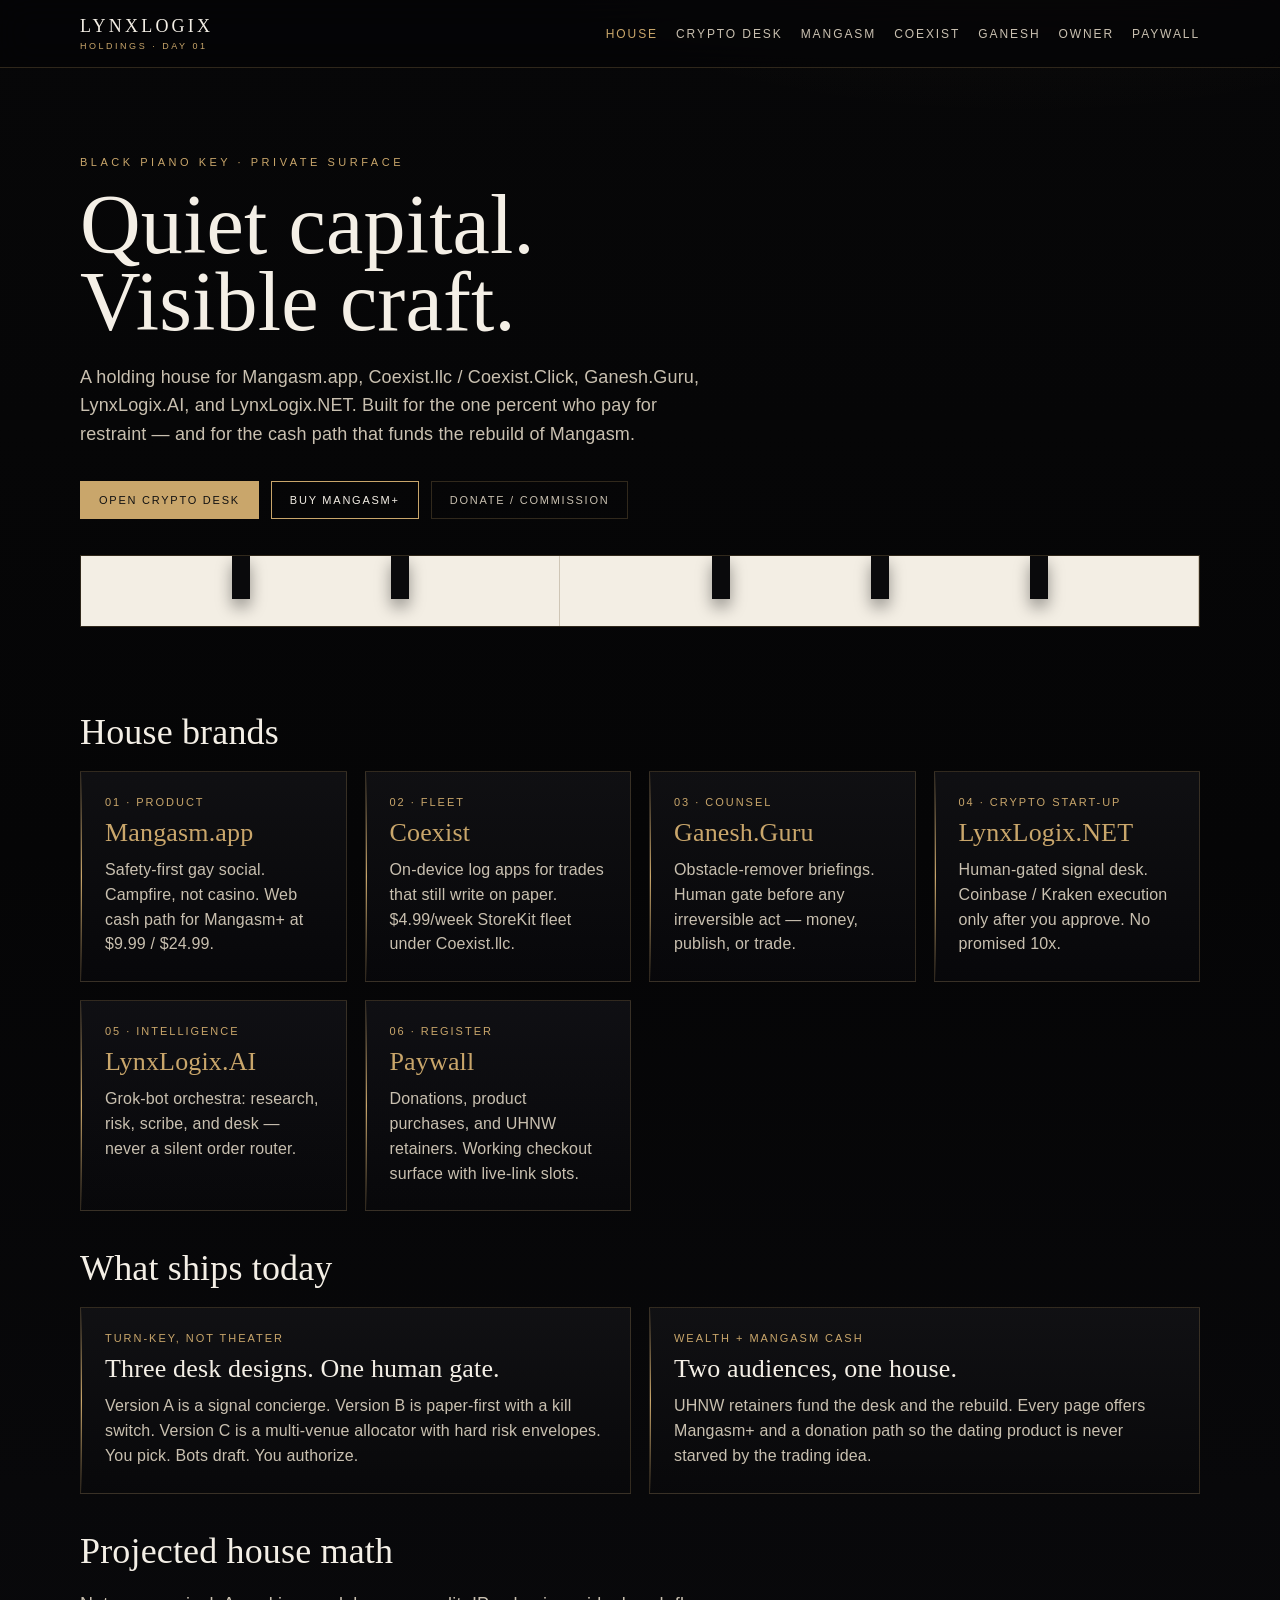
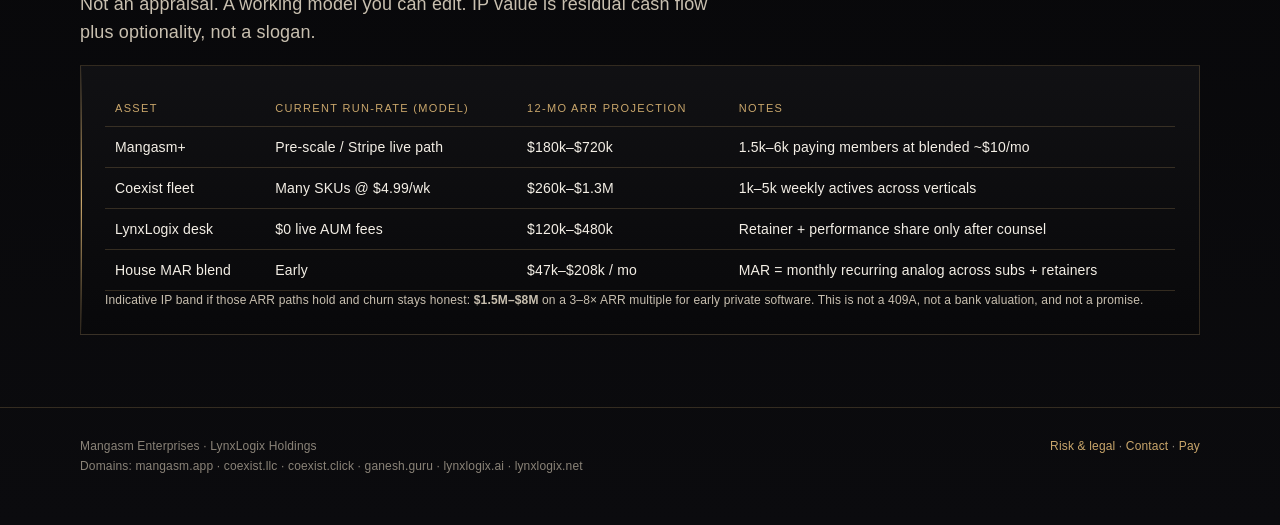
<file: index.html>
<!doctype html>
<html lang="en">
<head>
  <meta charset="utf-8" />
  <meta name="viewport" content="width=device-width, initial-scale=1" />
  <title>LynxLogix Holdings — Piano Black</title>
  <meta name="description" content="Luxury holding surface for Mangasm, Coexist, Ganesh.Guru, and LynxLogix.NET. Human-gated systems. No casino copy." />
  <link rel="stylesheet" href="css/piano.css" />
</head>
<body>
  <nav class="top">
    <div class="wrap row">
      <a class="brand" href="index.html">LynxLogix<small>Holdings · Day 01</small></a>
      <div class="nav-links">
        <a class="active" href="index.html">House</a>
        <a href="lynxlogix.html">Crypto Desk</a>
        <a href="mangasm.html">Mangasm</a>
        <a href="coexist.html">Coexist</a>
        <a href="ganesh.html">Ganesh</a>
        <a href="about.html">Owner</a>
        <a href="pay.html">Paywall</a>
      </div>
    </div>
  </nav>
  <header class="hero wrap">
    <div class="kicker">Black piano key · private surface</div>
    <h1>Quiet capital.<br>Visible craft.</h1>
    <p class="lede">A holding house for Mangasm.app, Coexist.llc / Coexist.Click, Ganesh.Guru, LynxLogix.AI, and LynxLogix.NET. Built for the one percent who pay for restraint — and for the cash path that funds the rebuild of Mangasm.</p>
    <div class="cta-row">
      <a class="btn solid" href="lynxlogix.html">Open crypto desk</a>
      <a class="btn" href="mangasm.html">Buy Mangasm+</a>
      <a class="btn ghost" href="pay.html">Donate / commission</a>
    </div>
    <div class="piano" aria-hidden="true">
      <div class="w"></div><div class="b"></div><div class="w"></div><div class="b"></div><div class="w"></div><div class="w"></div><div class="b"></div><div class="w"></div><div class="b"></div><div class="w"></div><div class="b"></div><div class="w"></div>
    </div>
  </header>
  <section class="wrap">
    <h2>House brands</h2>
    <div class="grid three">
      <a class="card" href="mangasm.html"><div class="meta">01 · Product</div><h3>Mangasm.app</h3><p>Safety-first gay social. Campfire, not casino. Web cash path for Mangasm+ at $9.99 / $24.99.</p></a>
      <a class="card" href="coexist.html"><div class="meta">02 · Fleet</div><h3>Coexist</h3><p>On-device log apps for trades that still write on paper. $4.99/week StoreKit fleet under Coexist.llc.</p></a>
      <a class="card" href="ganesh.html"><div class="meta">03 · Counsel</div><h3>Ganesh.Guru</h3><p>Obstacle-remover briefings. Human gate before any irreversible act — money, publish, or trade.</p></a>
      <a class="card" href="lynxlogix.html"><div class="meta">04 · Crypto start-up</div><h3>LynxLogix.NET</h3><p>Human-gated signal desk. Coinbase / Kraken execution only after you approve. No promised 10x.</p></a>
      <a class="card" href="about.html"><div class="meta">05 · Intelligence</div><h3>LynxLogix.AI</h3><p>Grok-bot orchestra: research, risk, scribe, and desk — never a silent order router.</p></a>
      <a class="card" href="pay.html"><div class="meta">06 · Register</div><h3>Paywall</h3><p>Donations, product purchases, and UHNW retainers. Working checkout surface with live-link slots.</p></a>
    </div>
  </section>
  <section class="wrap">
    <h2>What ships today</h2>
    <div class="grid two">
      <div class="card"><div class="meta">Turn-key, not theater</div><h3>Three desk designs. One human gate.</h3><p>Version A is a signal concierge. Version B is paper-first with a kill switch. Version C is a multi-venue allocator with hard risk envelopes. You pick. Bots draft. You authorize.</p></div>
      <div class="card"><div class="meta">Wealth + Mangasm cash</div><h3>Two audiences, one house.</h3><p>UHNW retainers fund the desk and the rebuild. Every page offers Mangasm+ and a donation path so the dating product is never starved by the trading idea.</p></div>
    </div>
  </section>
  <section class="wrap">
    <h2>Projected house math</h2>
    <p class="lede">Not an appraisal. A working model you can edit. IP value is residual cash flow plus optionality, not a slogan.</p>
    <div class="card" style="overflow:auto">
      <table>
        <thead><tr><th>Asset</th><th>Current run-rate (model)</th><th>12-mo ARR projection</th><th>Notes</th></tr></thead>
        <tbody>
          <tr><td>Mangasm+</td><td class="num">Pre-scale / Stripe live path</td><td class="num">$180k–$720k</td><td>1.5k–6k paying members at blended ~$10/mo</td></tr>
          <tr><td>Coexist fleet</td><td class="num">Many SKUs @ $4.99/wk</td><td class="num">$260k–$1.3M</td><td>1k–5k weekly actives across verticals</td></tr>
          <tr><td>LynxLogix desk</td><td class="num">$0 live AUM fees</td><td class="num">$120k–$480k</td><td>Retainer + performance share only after counsel</td></tr>
          <tr><td>House MAR blend</td><td class="num">Early</td><td class="num">$47k–$208k / mo</td><td>MAR = monthly recurring analog across subs + retainers</td></tr>
        </tbody>
      </table>
      <p class="notice">Indicative IP band if those ARR paths hold and churn stays honest: <strong>$1.5M–$8M</strong> on a 3–8× ARR multiple for early private software. This is not a 409A, not a bank valuation, and not a promise.</p>
    </div>
  </section>
  <footer>
    <div class="wrap row">
      <div>Mangasm Enterprises · LynxLogix Holdings<br>Domains: mangasm.app · coexist.llc · coexist.click · ganesh.guru · lynxlogix.ai · lynxlogix.net</div>
      <div><a href="legal/disclaimer.html">Risk &amp; legal</a> · <a href="about.html">Contact</a> · <a href="pay.html">Pay</a></div>
    </div>
  </footer>
</body>
</html>
</file>
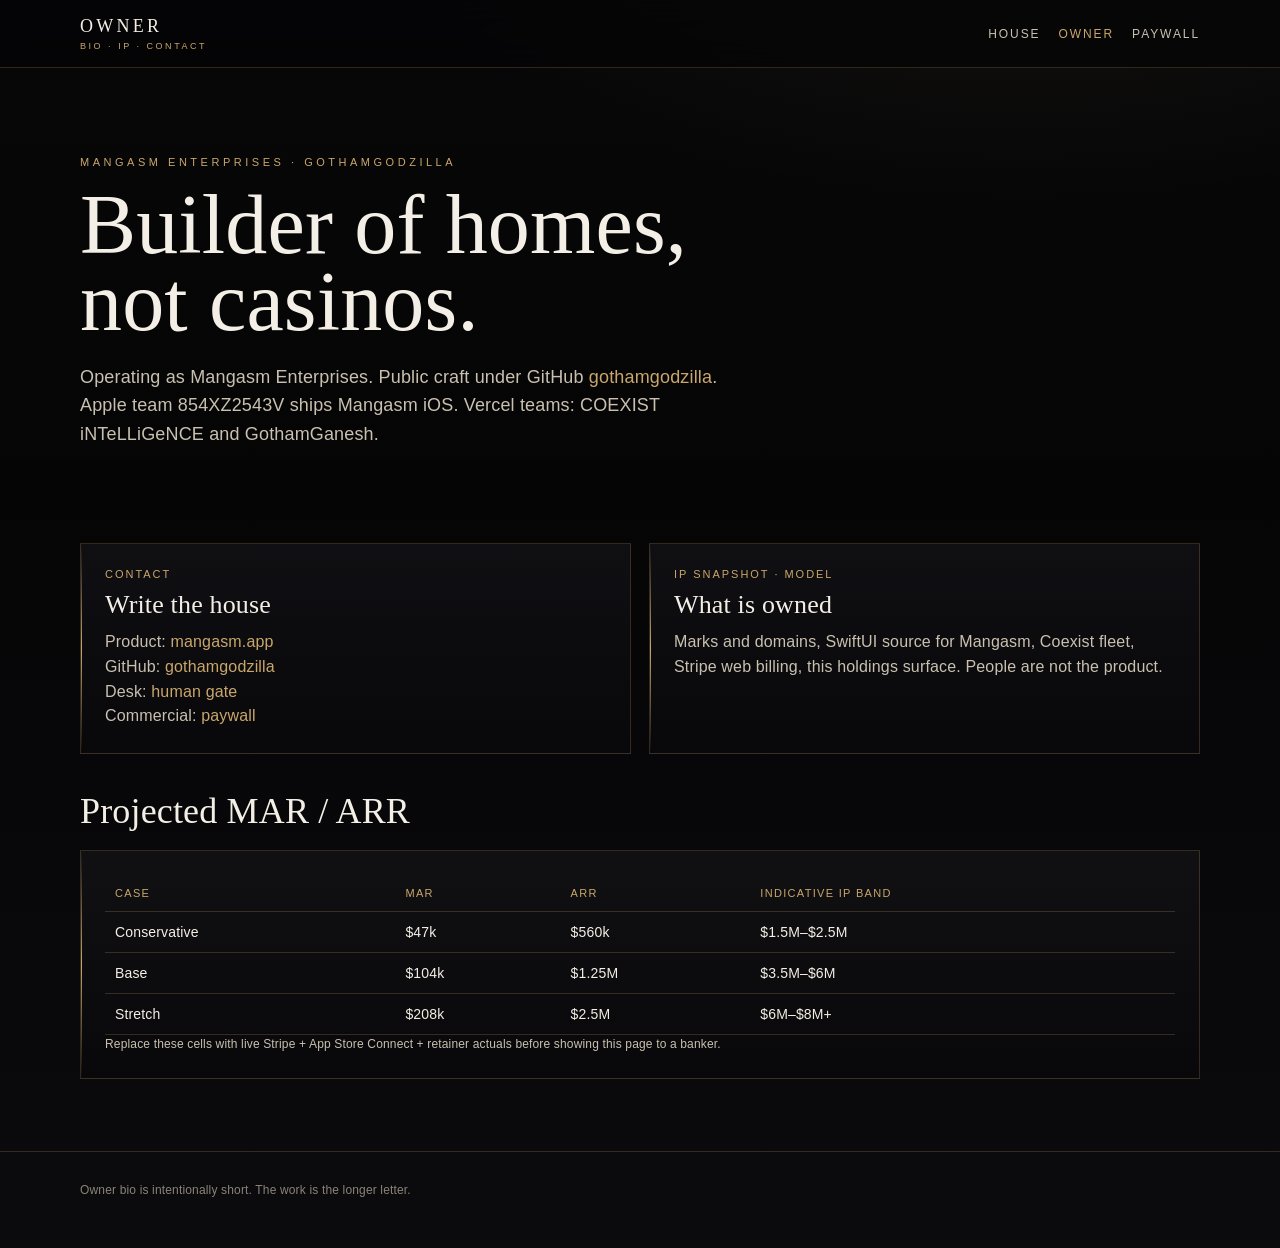
<file: about.html>
<!doctype html>
<html lang="en"><head><meta charset="utf-8" /><meta name="viewport" content="width=device-width, initial-scale=1" /><title>Owner — Mangasm Enterprises</title><link rel="stylesheet" href="css/piano.css" /></head>
<body>
<nav class="top"><div class="wrap row"><a class="brand" href="index.html">Owner<small>Bio · IP · Contact</small></a><div class="nav-links"><a href="index.html">House</a><a class="active" href="about.html">Owner</a><a href="pay.html">Paywall</a></div></div></nav>
<header class="hero wrap"><div class="kicker">Mangasm Enterprises · gothamgodzilla</div><h1>Builder of homes,<br>not casinos.</h1><p class="lede">Operating as Mangasm Enterprises. Public craft under GitHub <a href="https://github.com/gothamgodzilla">gothamgodzilla</a>. Apple team 854XZ2543V ships Mangasm iOS. Vercel teams: COEXIST iNTeLLiGeNCE and GothamGanesh.</p></header>
<section class="wrap"><div class="grid two"><div class="card"><div class="meta">Contact</div><h3>Write the house</h3><p>Product: <a href="https://www.mangasm.app/">mangasm.app</a><br>GitHub: <a href="https://github.com/gothamgodzilla">gothamgodzilla</a><br>Desk: <a href="desk.html">human gate</a><br>Commercial: <a href="pay.html">paywall</a></p></div><div class="card"><div class="meta">IP snapshot · model</div><h3>What is owned</h3><p>Marks and domains, SwiftUI source for Mangasm, Coexist fleet, Stripe web billing, this holdings surface. People are not the product.</p></div></div></section>
<section class="wrap"><h2>Projected MAR / ARR</h2><div class="card" style="overflow:auto"><table><thead><tr><th>Case</th><th>MAR</th><th>ARR</th><th>Indicative IP band</th></tr></thead><tbody>
<tr><td>Conservative</td><td class="num">$47k</td><td class="num">$560k</td><td class="num">$1.5M–$2.5M</td></tr>
<tr><td>Base</td><td class="num">$104k</td><td class="num">$1.25M</td><td class="num">$3.5M–$6M</td></tr>
<tr><td>Stretch</td><td class="num">$208k</td><td class="num">$2.5M</td><td class="num">$6M–$8M+</td></tr>
</tbody></table><p class="notice">Replace these cells with live Stripe + App Store Connect + retainer actuals before showing this page to a banker.</p></div></section>
<footer><div class="wrap">Owner bio is intentionally short. The work is the longer letter.</div></footer>
</body></html>
</file>
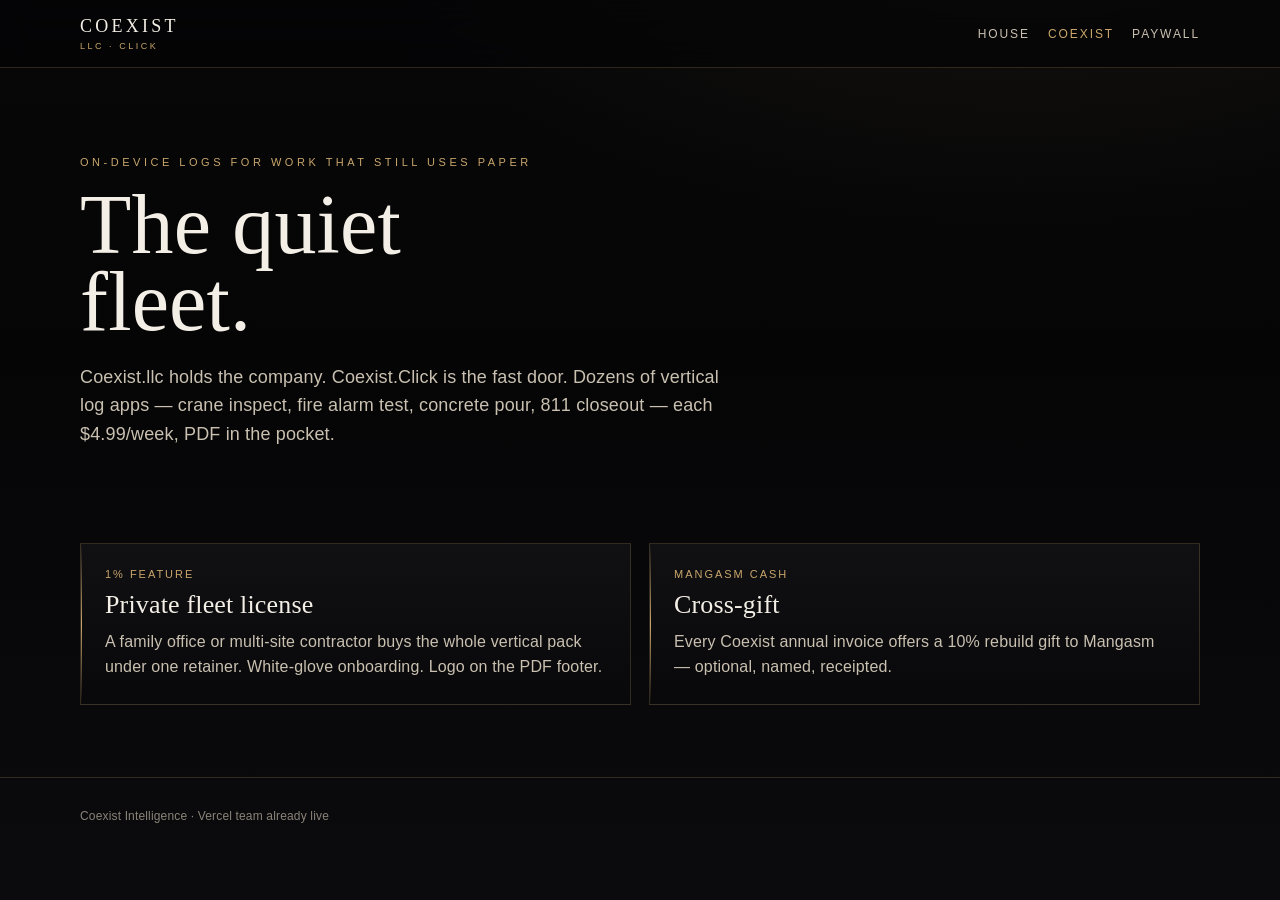
<file: coexist.html>
<!doctype html>
<html lang="en"><head><meta charset="utf-8" /><meta name="viewport" content="width=device-width, initial-scale=1" /><title>Coexist — Fleet</title><link rel="stylesheet" href="css/piano.css" /></head>
<body>
<nav class="top"><div class="wrap row"><a class="brand" href="index.html">Coexist<small>llc · click</small></a><div class="nav-links"><a href="index.html">House</a><a class="active" href="coexist.html">Coexist</a><a href="pay.html">Paywall</a></div></div></nav>
<header class="hero wrap"><div class="kicker">On-device logs for work that still uses paper</div><h1>The quiet<br>fleet.</h1><p class="lede">Coexist.llc holds the company. Coexist.Click is the fast door. Dozens of vertical log apps — crane inspect, fire alarm test, concrete pour, 811 closeout — each $4.99/week, PDF in the pocket.</p></header>
<section class="wrap"><div class="grid two"><div class="card"><div class="meta">1% feature</div><h3>Private fleet license</h3><p>A family office or multi-site contractor buys the whole vertical pack under one retainer. White-glove onboarding. Logo on the PDF footer.</p></div><div class="card"><div class="meta">Mangasm cash</div><h3>Cross-gift</h3><p>Every Coexist annual invoice offers a 10% rebuild gift to Mangasm — optional, named, receipted.</p></div></div></section>
<footer><div class="wrap">Coexist Intelligence · Vercel team already live</div></footer>
</body></html>
</file>
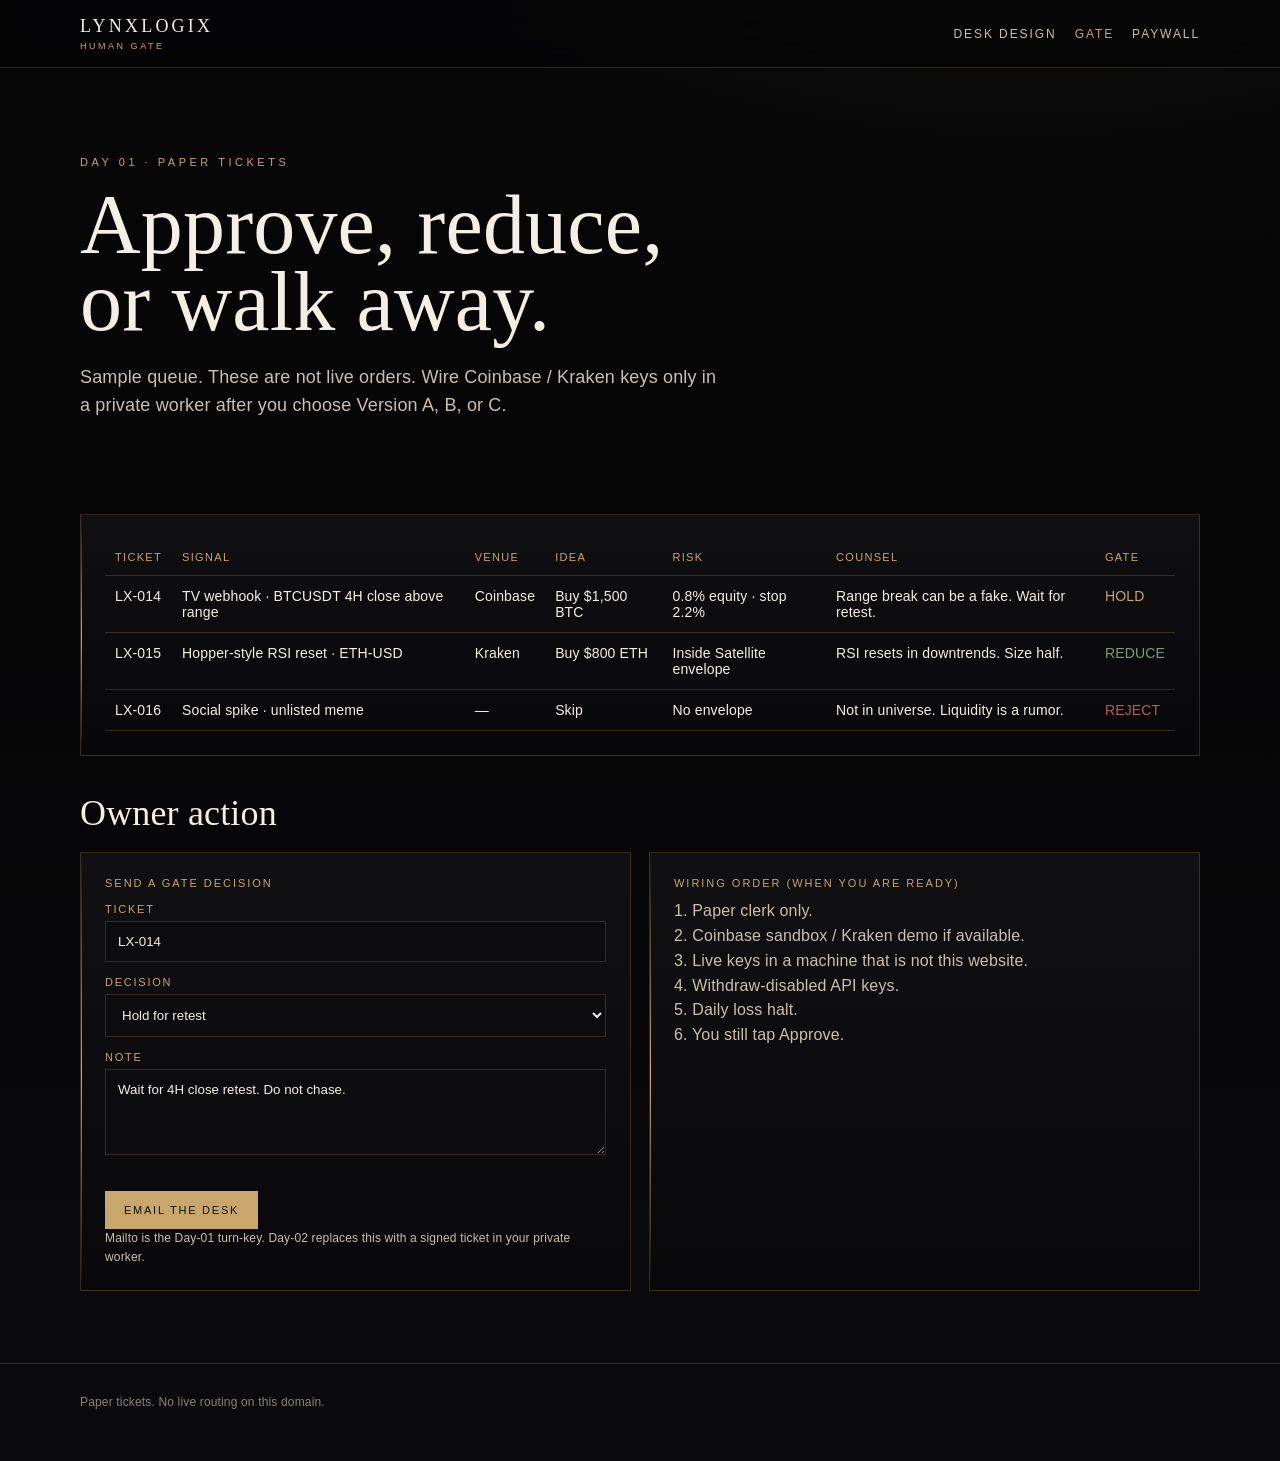
<file: desk.html>
<!doctype html>
<html lang="en"><head><meta charset="utf-8" /><meta name="viewport" content="width=device-width, initial-scale=1" /><title>Human Gate — LynxLogix Desk</title><link rel="stylesheet" href="css/piano.css" /></head>
<body>
<nav class="top"><div class="wrap row"><a class="brand" href="index.html">LynxLogix<small>Human Gate</small></a><div class="nav-links"><a href="lynxlogix.html">Desk design</a><a class="active" href="desk.html">Gate</a><a href="pay.html">Paywall</a></div></div></nav>
<header class="hero wrap"><div class="kicker">Day 01 · paper tickets</div><h1>Approve, reduce,<br>or walk away.</h1><p class="lede">Sample queue. These are not live orders. Wire Coinbase / Kraken keys only in a private worker after you choose Version A, B, or C.</p></header>
<section class="wrap"><div class="card" style="overflow:auto"><table><thead><tr><th>Ticket</th><th>Signal</th><th>Venue</th><th>Idea</th><th>Risk</th><th>Counsel</th><th>Gate</th></tr></thead><tbody>
<tr><td class="num">LX-014</td><td>TV webhook · BTCUSDT 4H close above range</td><td>Coinbase</td><td>Buy $1,500 BTC</td><td>0.8% equity · stop 2.2%</td><td>Range break can be a fake. Wait for retest.</td><td><span class="warn">HOLD</span></td></tr>
<tr><td class="num">LX-015</td><td>Hopper-style RSI reset · ETH-USD</td><td>Kraken</td><td>Buy $800 ETH</td><td>Inside Satellite envelope</td><td>RSI resets in downtrends. Size half.</td><td><span class="ok">REDUCE</span></td></tr>
<tr><td class="num">LX-016</td><td>Social spike · unlisted meme</td><td>—</td><td>Skip</td><td>No envelope</td><td>Not in universe. Liquidity is a rumor.</td><td><span class="bad">REJECT</span></td></tr>
</tbody></table></div></section>
<section class="wrap"><h2>Owner action</h2><div class="grid two">
<form class="card" action="mailto:desk@lynxlogix.net" method="post" enctype="text/plain"><div class="meta">Send a gate decision</div><label>Ticket</label><input name="ticket" value="LX-014" /><label>Decision</label><select name="decision"><option>Approve as written</option><option selected>Hold for retest</option><option>Reduce 50%</option><option>Reject</option></select><label>Note</label><textarea name="note" rows="4">Wait for 4H close retest. Do not chase.</textarea><div class="cta-row"><button class="btn solid" type="submit">Email the desk</button></div><p class="notice">Mailto is the Day-01 turn-key. Day-02 replaces this with a signed ticket in your private worker.</p></form>
<div class="card"><div class="meta">Wiring order (when you are ready)</div><p>1. Paper clerk only.<br>2. Coinbase sandbox / Kraken demo if available.<br>3. Live keys in a machine that is not this website.<br>4. Withdraw-disabled API keys.<br>5. Daily loss halt.<br>6. You still tap Approve.</p></div>
</div></section>
<footer><div class="wrap">Paper tickets. No live routing on this domain.</div></footer>
</body></html>
</file>
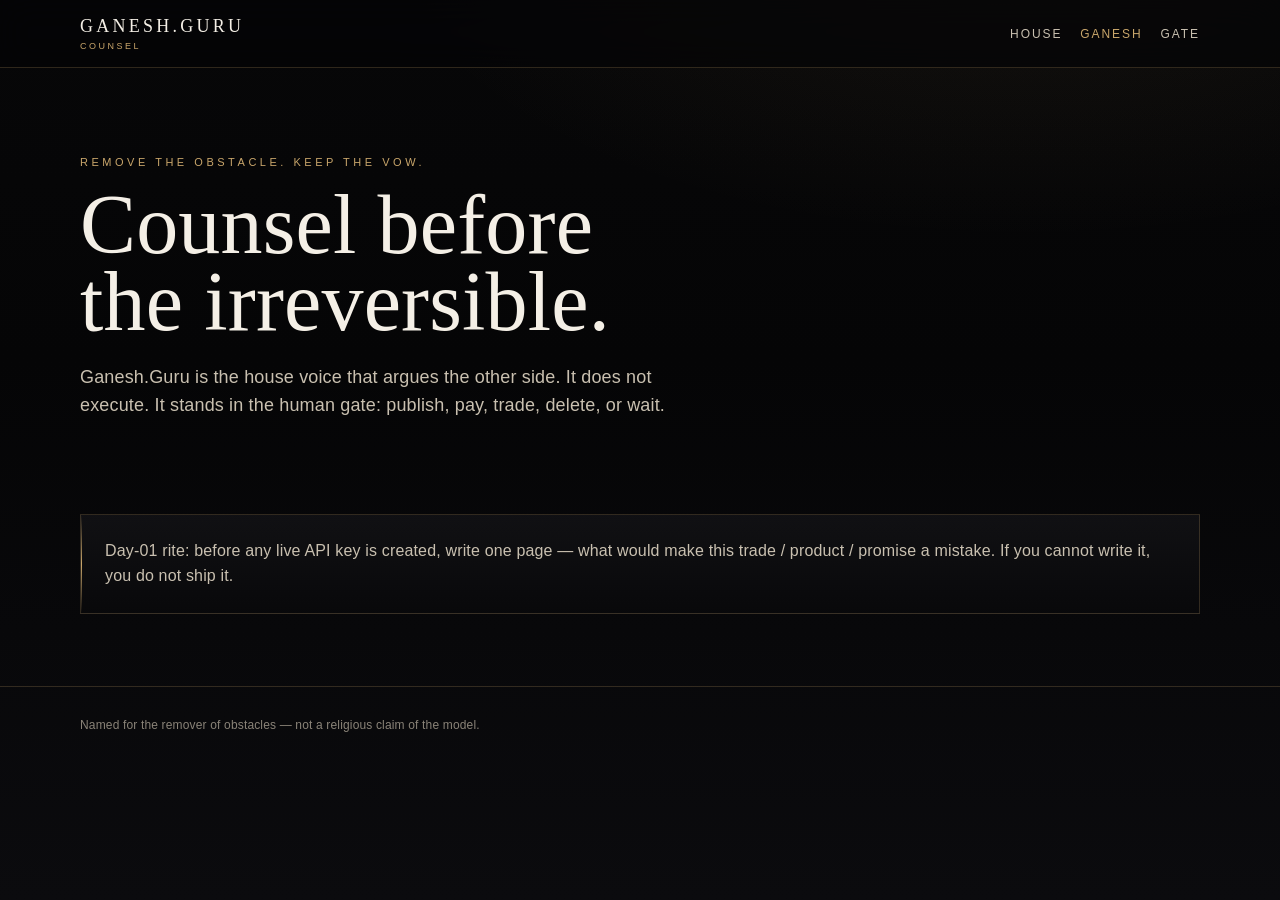
<file: ganesh.html>
<!doctype html>
<html lang="en"><head><meta charset="utf-8" /><meta name="viewport" content="width=device-width, initial-scale=1" /><title>Ganesh.Guru — Obstacle Counsel</title><link rel="stylesheet" href="css/piano.css" /></head>
<body>
<nav class="top"><div class="wrap row"><a class="brand" href="index.html">Ganesh.Guru<small>Counsel</small></a><div class="nav-links"><a href="index.html">House</a><a class="active" href="ganesh.html">Ganesh</a><a href="desk.html">Gate</a></div></div></nav>
<header class="hero wrap"><div class="kicker">Remove the obstacle. Keep the vow.</div><h1>Counsel before<br>the irreversible.</h1><p class="lede">Ganesh.Guru is the house voice that argues the other side. It does not execute. It stands in the human gate: publish, pay, trade, delete, or wait.</p></header>
<section class="wrap"><div class="card"><p>Day-01 rite: before any live API key is created, write one page — what would make this trade / product / promise a mistake. If you cannot write it, you do not ship it.</p></div></section>
<footer><div class="wrap">Named for the remover of obstacles — not a religious claim of the model.</div></footer>
</body></html>
</file>
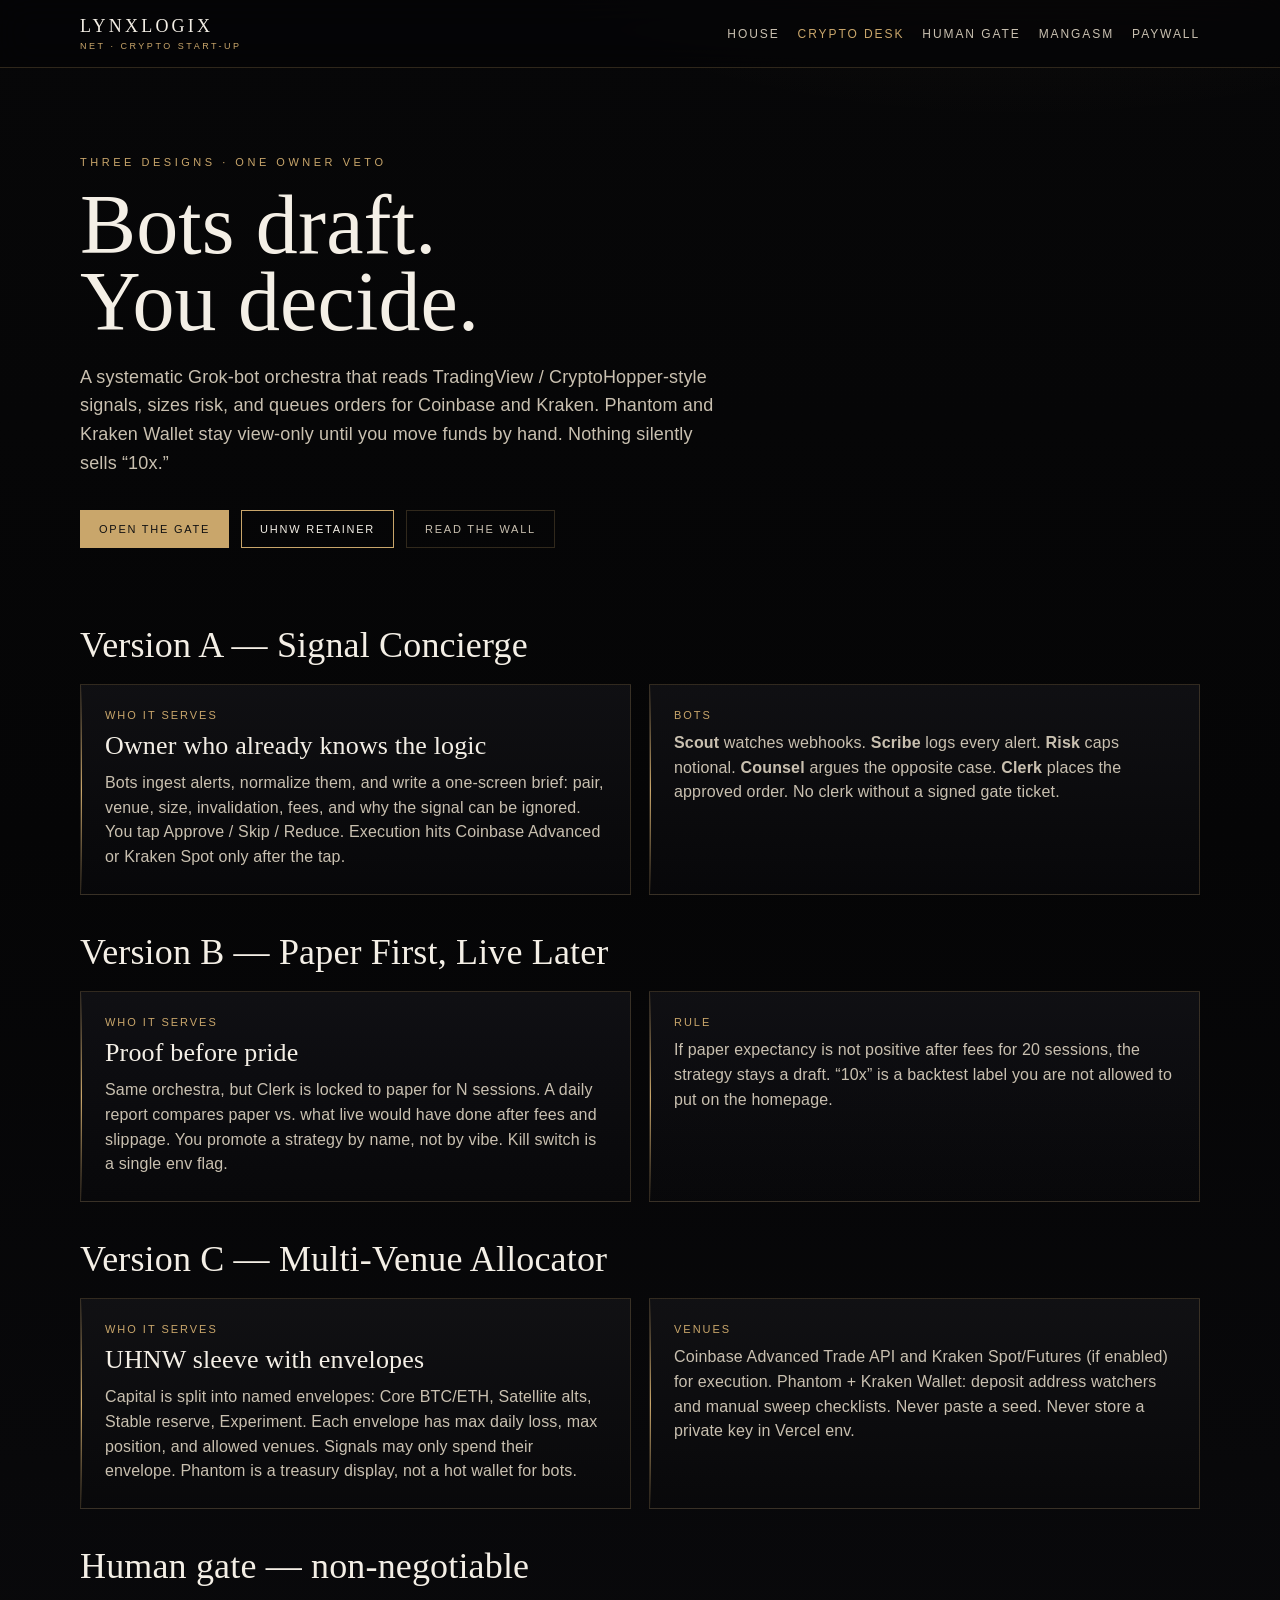
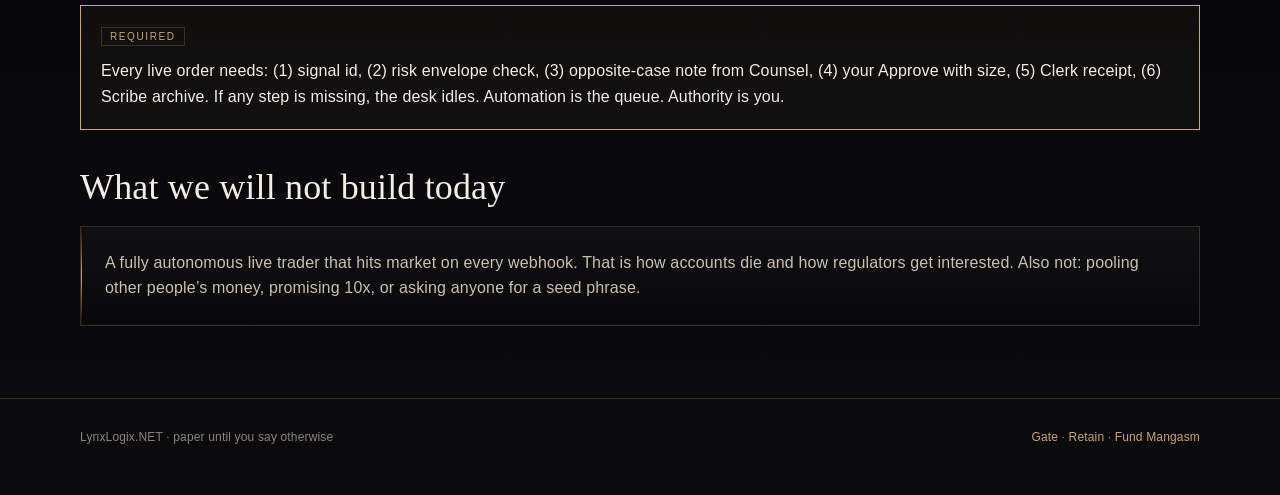
<file: lynxlogix.html>
<!doctype html>
<html lang="en">
<head>
  <meta charset="utf-8" />
  <meta name="viewport" content="width=device-width, initial-scale=1" />
  <title>LynxLogix.NET — Human-Gated Crypto Desk</title>
  <link rel="stylesheet" href="css/piano.css" />
</head>
<body>
  <nav class="top"><div class="wrap row"><a class="brand" href="index.html">LynxLogix<small>NET · Crypto start-up</small></a><div class="nav-links"><a href="index.html">House</a><a class="active" href="lynxlogix.html">Crypto Desk</a><a href="desk.html">Human Gate</a><a href="mangasm.html">Mangasm</a><a href="pay.html">Paywall</a></div></div></nav>
  <header class="hero wrap">
    <div class="kicker">Three designs · one owner veto</div>
    <h1>Bots draft.<br>You decide.</h1>
    <p class="lede">A systematic Grok-bot orchestra that reads TradingView / CryptoHopper-style signals, sizes risk, and queues orders for Coinbase and Kraken. Phantom and Kraken Wallet stay view-only until you move funds by hand. Nothing silently sells “10x.”</p>
    <div class="cta-row"><a class="btn solid" href="desk.html">Open the gate</a><a class="btn" href="pay.html#desk">UHNW retainer</a><a class="btn ghost" href="legal/disclaimer.html">Read the wall</a></div>
  </header>
  <section class="wrap"><h2>Version A — Signal Concierge</h2><div class="grid two"><div class="card"><div class="meta">Who it serves</div><h3>Owner who already knows the logic</h3><p>Bots ingest alerts, normalize them, and write a one-screen brief: pair, venue, size, invalidation, fees, and why the signal can be ignored. You tap Approve / Skip / Reduce. Execution hits Coinbase Advanced or Kraken Spot only after the tap.</p></div><div class="card"><div class="meta">Bots</div><p><strong>Scout</strong> watches webhooks. <strong>Scribe</strong> logs every alert. <strong>Risk</strong> caps notional. <strong>Counsel</strong> argues the opposite case. <strong>Clerk</strong> places the approved order. No clerk without a signed gate ticket.</p></div></div></section>
  <section class="wrap"><h2>Version B — Paper First, Live Later</h2><div class="grid two"><div class="card"><div class="meta">Who it serves</div><h3>Proof before pride</h3><p>Same orchestra, but Clerk is locked to paper for N sessions. A daily report compares paper vs. what live would have done after fees and slippage. You promote a strategy by name, not by vibe. Kill switch is a single env flag.</p></div><div class="card"><div class="meta">Rule</div><p>If paper expectancy is not positive after fees for 20 sessions, the strategy stays a draft. “10x” is a backtest label you are not allowed to put on the homepage.</p></div></div></section>
  <section class="wrap"><h2>Version C — Multi-Venue Allocator</h2><div class="grid two"><div class="card"><div class="meta">Who it serves</div><h3>UHNW sleeve with envelopes</h3><p>Capital is split into named envelopes: Core BTC/ETH, Satellite alts, Stable reserve, Experiment. Each envelope has max daily loss, max position, and allowed venues. Signals may only spend their envelope. Phantom is a treasury display, not a hot wallet for bots.</p></div><div class="card"><div class="meta">Venues</div><p>Coinbase Advanced Trade API and Kraken Spot/Futures (if enabled) for execution. Phantom + Kraken Wallet: deposit address watchers and manual sweep checklists. Never paste a seed. Never store a private key in Vercel env.</p></div></div></section>
  <section class="wrap"><h2>Human gate — non-negotiable</h2><div class="gate"><span class="badge">Required</span><p style="margin:12px 0 0;line-height:1.6">Every live order needs: (1) signal id, (2) risk envelope check, (3) opposite-case note from Counsel, (4) your Approve with size, (5) Clerk receipt, (6) Scribe archive. If any step is missing, the desk idles. Automation is the queue. Authority is you.</p></div></section>
  <section class="wrap"><h2>What we will not build today</h2><div class="card"><p>A fully autonomous live trader that hits market on every webhook. That is how accounts die and how regulators get interested. Also not: pooling other people’s money, promising 10x, or asking anyone for a seed phrase.</p></div></section>
  <footer><div class="wrap row"><div>LynxLogix.NET · paper until you say otherwise</div><div><a href="desk.html">Gate</a> · <a href="pay.html">Retain</a> · <a href="mangasm.html">Fund Mangasm</a></div></div></footer>
</body></html>
</file>
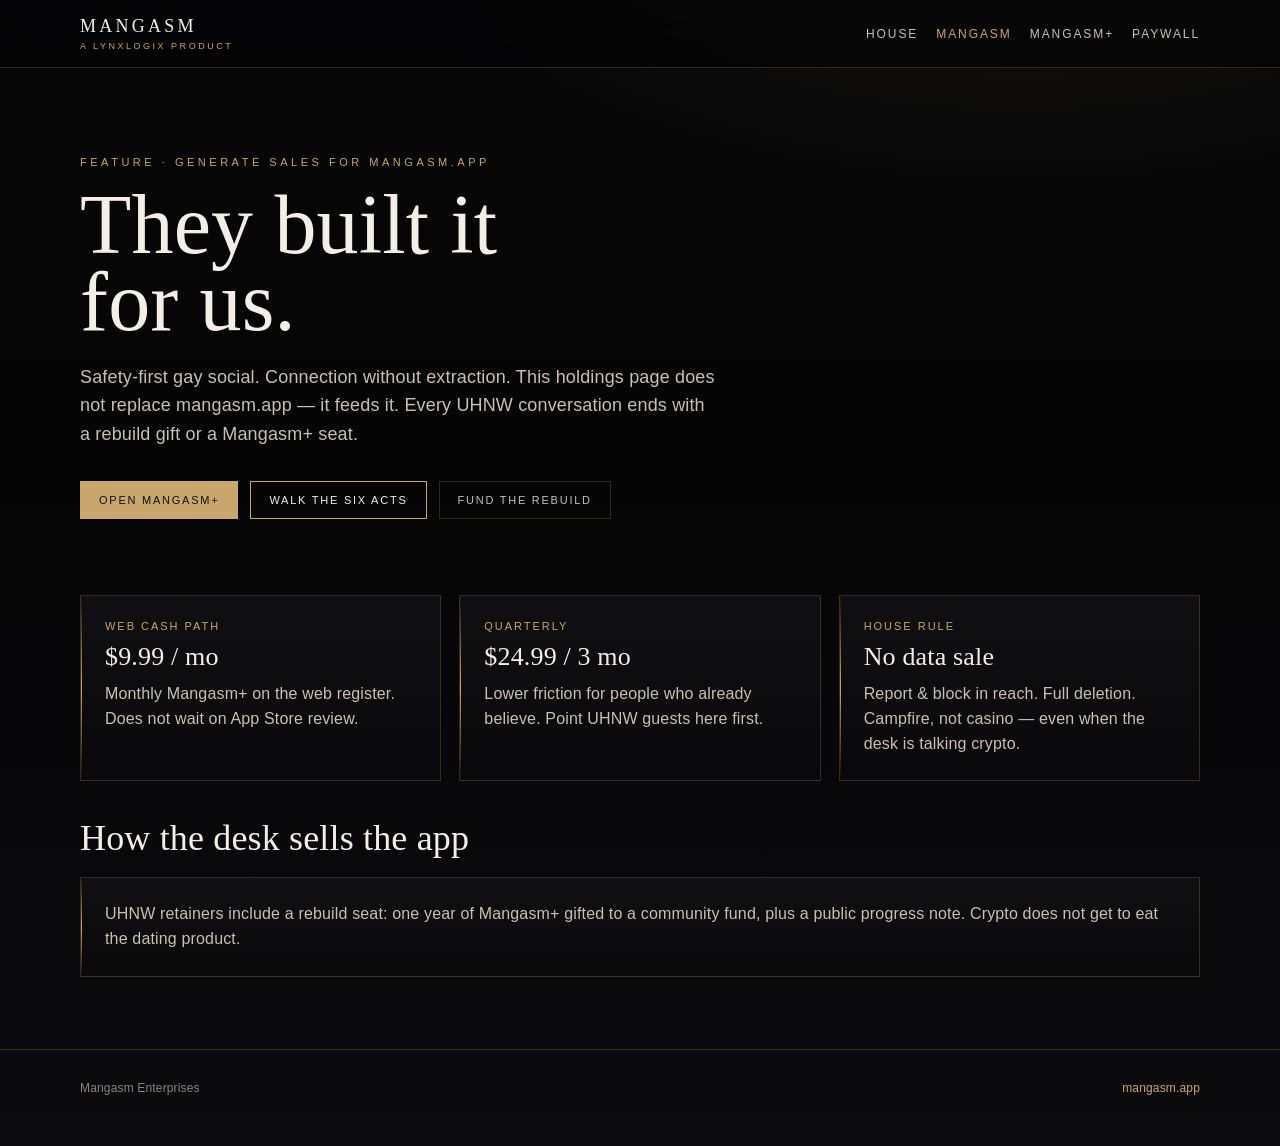
<file: mangasm.html>
<!doctype html>
<html lang="en"><head><meta charset="utf-8" /><meta name="viewport" content="width=device-width, initial-scale=1" /><title>Mangasm — Cash Path from the House</title><link rel="stylesheet" href="css/piano.css" /></head>
<body>
<nav class="top"><div class="wrap row"><a class="brand" href="index.html">Mangasm<small>A LynxLogix product</small></a><div class="nav-links"><a href="index.html">House</a><a class="active" href="mangasm.html">Mangasm</a><a href="https://www.mangasm.app/plus">Mangasm+</a><a href="pay.html">Paywall</a></div></div></nav>
<header class="hero wrap"><div class="kicker">Feature · generate sales for Mangasm.app</div><h1>They built it<br>for us.</h1><p class="lede">Safety-first gay social. Connection without extraction. This holdings page does not replace mangasm.app — it feeds it. Every UHNW conversation ends with a rebuild gift or a Mangasm+ seat.</p><div class="cta-row"><a class="btn solid" href="https://www.mangasm.app/plus">Open Mangasm+</a><a class="btn" href="https://www.mangasm.app/">Walk the six acts</a><a class="btn ghost" href="pay.html#rebuild">Fund the rebuild</a></div></header>
<section class="wrap"><div class="grid three"><div class="card"><div class="meta">Web cash path</div><h3>$9.99 / mo</h3><p>Monthly Mangasm+ on the web register. Does not wait on App Store review.</p></div><div class="card"><div class="meta">Quarterly</div><h3>$24.99 / 3 mo</h3><p>Lower friction for people who already believe. Point UHNW guests here first.</p></div><div class="card"><div class="meta">House rule</div><h3>No data sale</h3><p>Report &amp; block in reach. Full deletion. Campfire, not casino — even when the desk is talking crypto.</p></div></div></section>
<section class="wrap"><h2>How the desk sells the app</h2><div class="card"><p>UHNW retainers include a rebuild seat: one year of Mangasm+ gifted to a community fund, plus a public progress note. Crypto does not get to eat the dating product.</p></div></section>
<footer><div class="wrap row"><div>Mangasm Enterprises</div><div><a href="https://www.mangasm.app/">mangasm.app</a></div></div></footer>
</body></html>
</file>
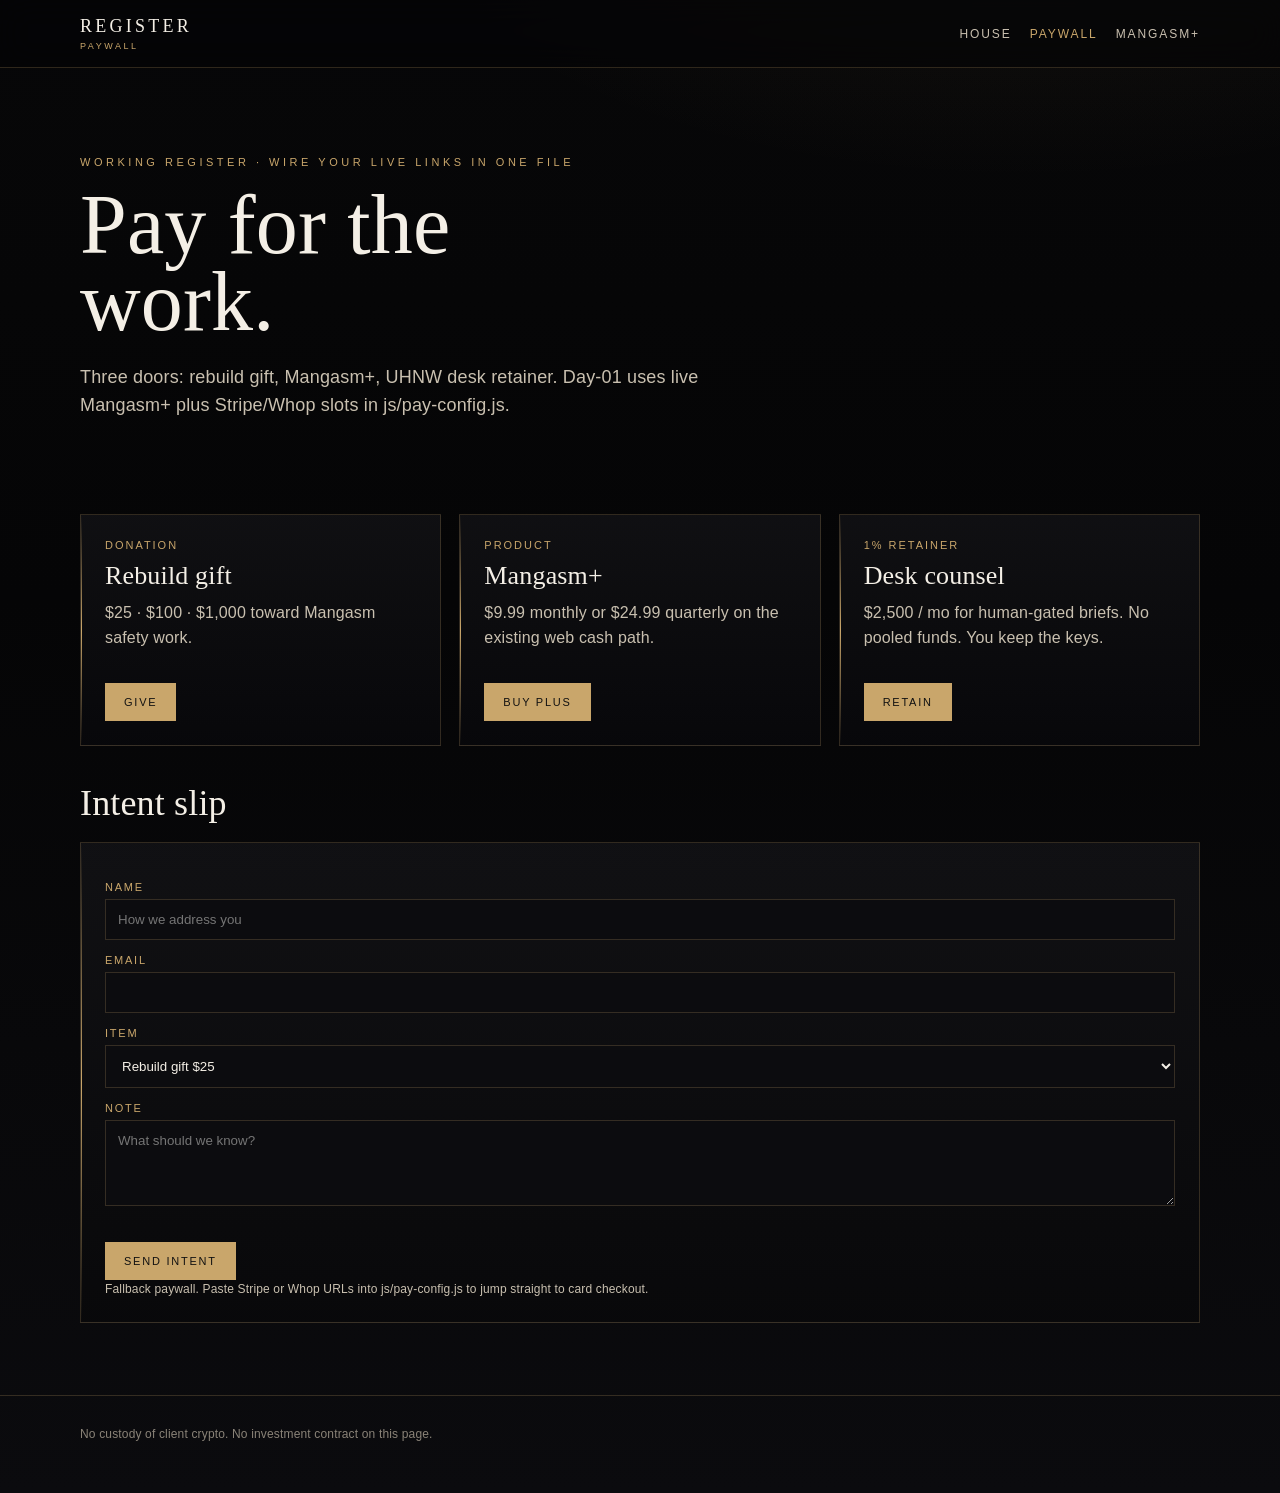
<file: pay.html>
<!doctype html>
<html lang="en"><head><meta charset="utf-8" /><meta name="viewport" content="width=device-width, initial-scale=1" /><title>Paywall — Donations &amp; Products</title><link rel="stylesheet" href="css/piano.css" /></head>
<body>
<nav class="top"><div class="wrap row"><a class="brand" href="index.html">Register<small>Paywall</small></a><div class="nav-links"><a href="index.html">House</a><a class="active" href="pay.html">Paywall</a><a href="https://www.mangasm.app/plus">Mangasm+</a></div></div></nav>
<header class="hero wrap"><div class="kicker">Working register · wire your live links in one file</div><h1>Pay for the<br>work.</h1><p class="lede">Three doors: rebuild gift, Mangasm+, UHNW desk retainer. Day-01 uses live Mangasm+ plus Stripe/Whop slots in js/pay-config.js.</p></header>
<section class="wrap" id="rebuild"><div class="grid three">
<div class="card"><div class="meta">Donation</div><h3>Rebuild gift</h3><p>$25 · $100 · $1,000 toward Mangasm safety work.</p><div class="cta-row"><a class="btn solid" id="btn-gift" href="#intent">Give</a></div></div>
<div class="card"><div class="meta">Product</div><h3>Mangasm+</h3><p>$9.99 monthly or $24.99 quarterly on the existing web cash path.</p><div class="cta-row"><a class="btn solid" href="https://www.mangasm.app/plus">Buy Plus</a></div></div>
<div class="card" id="desk"><div class="meta">1% retainer</div><h3>Desk counsel</h3><p>$2,500 / mo for human-gated briefs. No pooled funds. You keep the keys.</p><div class="cta-row"><a class="btn solid" id="btn-retain" href="#intent">Retain</a></div></div>
</div></section>
<section class="wrap" id="intent"><h2>Intent slip</h2>
<form class="card" action="mailto:pay@lynxlogix.net" method="post" enctype="text/plain">
<label>Name</label><input name="name" required placeholder="How we address you" />
<label>Email</label><input name="email" type="email" required />
<label>Item</label><select name="item"><option>Rebuild gift $25</option><option>Rebuild gift $100</option><option>Rebuild gift $1,000</option><option>Mangasm+ monthly</option><option>Mangasm+ quarterly</option><option>UHNW desk retainer $2,500</option><option>Custom commission</option></select>
<label>Note</label><textarea name="note" rows="4" placeholder="What should we know?"></textarea>
<div class="cta-row"><button class="btn solid" type="submit">Send intent</button></div>
<p class="notice">Fallback paywall. Paste Stripe or Whop URLs into js/pay-config.js to jump straight to card checkout.</p>
</form></section>
<script src="js/pay-config.js"></script>
<footer><div class="wrap">No custody of client crypto. No investment contract on this page.</div></footer>
</body></html>
</file>
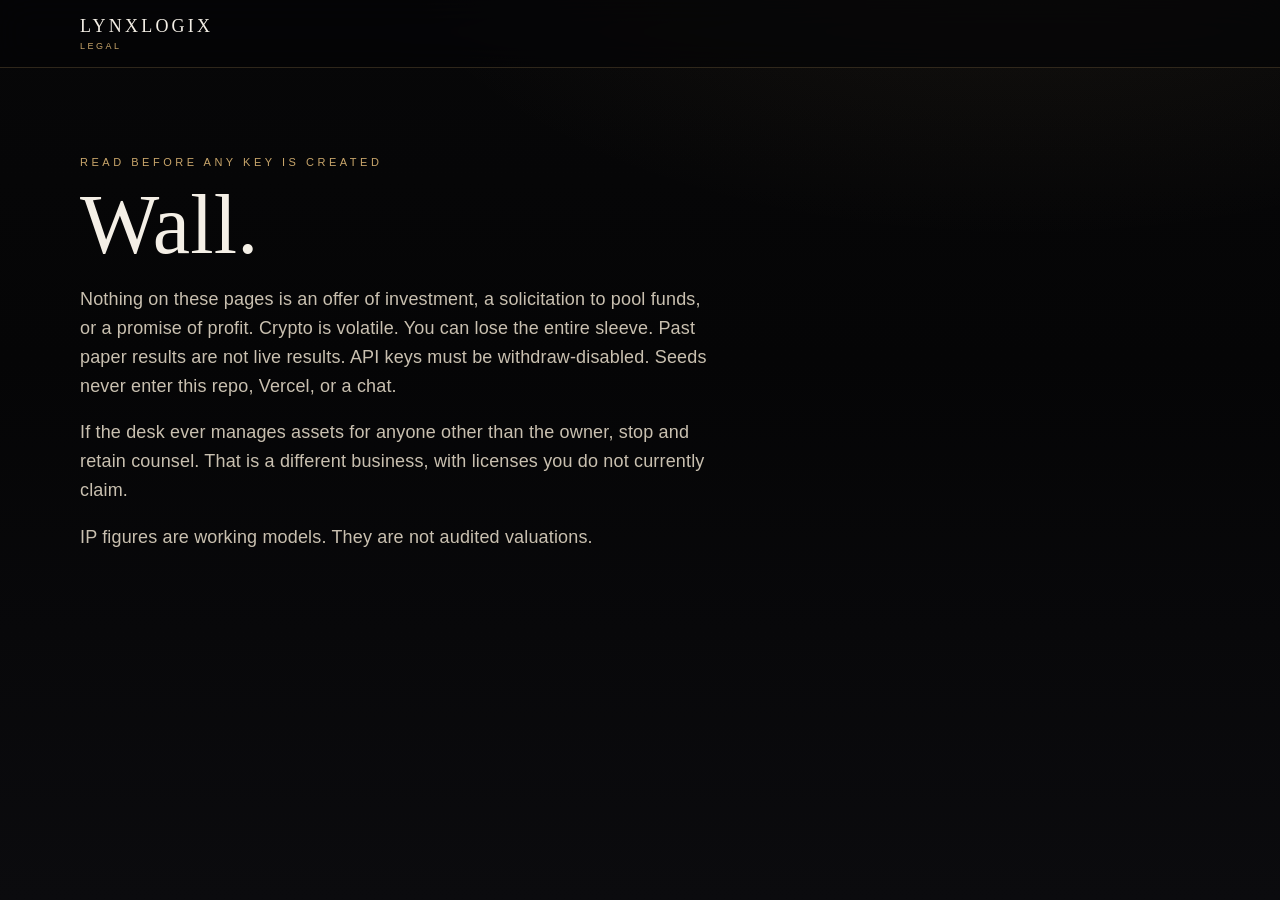
<file: legal/disclaimer.html>
<!doctype html>
<html lang="en"><head><meta charset="utf-8" /><meta name="viewport" content="width=device-width, initial-scale=1" /><title>Risk &amp; legal</title><link rel="stylesheet" href="../css/piano.css" /></head>
<body>
<nav class="top"><div class="wrap row"><a class="brand" href="../index.html">LynxLogix<small>Legal</small></a></div></nav>
<header class="hero wrap"><div class="kicker">Read before any key is created</div><h1>Wall.</h1>
<p class="lede">Nothing on these pages is an offer of investment, a solicitation to pool funds, or a promise of profit. Crypto is volatile. You can lose the entire sleeve. Past paper results are not live results. API keys must be withdraw-disabled. Seeds never enter this repo, Vercel, or a chat.</p>
<p class="lede">If the desk ever manages assets for anyone other than the owner, stop and retain counsel. That is a different business, with licenses you do not currently claim.</p>
<p class="lede">IP figures are working models. They are not audited valuations.</p>
</header></body></html>
</file>
<file: css/piano.css>
:root {
  --void: #050506;
  --ink: #0a0a0c;
  --key: #111114;
  --ivory: #f4efe6;
  --ivory-dim: #c9c0b0;
  --gold: #c9a66b;
  --gold-2: #e8d5a3;
  --line: rgba(201, 166, 107, 0.22);
  --mute: #8a8378;
  --ok: #7d9b76;
  --warn: #c9a66b;
  --bad: #b85c5c;
  --serif: "Iowan Old Style", "Palatino Linotype", Palatino, "Times New Roman", serif;
  --sans: "Avenir Next", "Segoe UI", Helvetica, Arial, sans-serif;
}
* { box-sizing: border-box; }
html, body { margin: 0; padding: 0; background: var(--void); color: var(--ivory); }
body {
  font-family: var(--sans);
  letter-spacing: 0.01em;
  min-height: 100vh;
  background:
    radial-gradient(1200px 600px at 80% -10%, rgba(201,166,107,0.08), transparent 55%),
    linear-gradient(180deg, #070708 0%, #050506 40%, #0b0b0e 100%);
}
a { color: var(--gold); text-decoration: none; }
a:hover { color: var(--gold-2); }
.wrap { width: min(1120px, calc(100% - 40px)); margin: 0 auto; }
nav.top { position: sticky; top: 0; z-index: 20; backdrop-filter: blur(16px); background: rgba(5,5,6,0.72); border-bottom: 1px solid var(--line); }
nav.top .row { display: flex; align-items: center; justify-content: space-between; padding: 16px 0; gap: 16px; }
.brand { font-family: var(--serif); font-size: 18px; letter-spacing: 0.18em; text-transform: uppercase; color: var(--ivory); }
.brand small { display: block; font-family: var(--sans); letter-spacing: 0.28em; font-size: 9px; color: var(--gold); margin-top: 4px; }
.nav-links { display: flex; flex-wrap: wrap; gap: 18px; font-size: 12px; letter-spacing: 0.16em; text-transform: uppercase; color: var(--ivory-dim); }
.nav-links a { color: inherit; }
.nav-links a.active { color: var(--gold); }
.hero { padding: 88px 0 48px; }
.kicker { color: var(--gold); letter-spacing: 0.32em; text-transform: uppercase; font-size: 11px; margin-bottom: 18px; }
h1 { font-family: var(--serif); font-weight: 400; font-size: clamp(42px, 7vw, 84px); line-height: 0.92; margin: 0 0 22px; }
.lede { max-width: 640px; color: var(--ivory-dim); font-size: 18px; line-height: 1.6; }
.cta-row { display: flex; flex-wrap: wrap; gap: 12px; margin-top: 32px; }
.btn { display: inline-flex; align-items: center; justify-content: center; border: 1px solid var(--gold); color: var(--ivory); padding: 12px 18px; letter-spacing: 0.16em; text-transform: uppercase; font-size: 11px; background: transparent; cursor: pointer; }
.btn.solid { background: var(--gold); color: #111; }
.btn.ghost { border-color: var(--line); color: var(--ivory-dim); }
.grid { display: grid; gap: 18px; }
.grid.three { grid-template-columns: repeat(auto-fit, minmax(240px, 1fr)); }
.grid.two { grid-template-columns: repeat(auto-fit, minmax(300px, 1fr)); }
.card { background: linear-gradient(180deg, rgba(17,17,20,0.92), rgba(8,8,10,0.92)); border: 1px solid var(--line); padding: 24px; position: relative; overflow: hidden; }
.card::before { content: ""; position: absolute; inset: 0 auto 0 0; width: 1px; background: linear-gradient(180deg, transparent, var(--gold), transparent); }
.card h3 { font-family: var(--serif); font-weight: 400; font-size: 26px; margin: 0 0 10px; }
.card p { color: var(--ivory-dim); line-height: 1.55; margin: 0; }
.meta { color: var(--gold); font-size: 11px; letter-spacing: 0.18em; text-transform: uppercase; margin-bottom: 10px; }
section { padding: 28px 0 8px; }
section h2 { font-family: var(--serif); font-weight: 400; font-size: 36px; margin: 0 0 18px; }
table { width: 100%; border-collapse: collapse; font-size: 14px; }
th, td { text-align: left; padding: 12px 10px; border-bottom: 1px solid var(--line); vertical-align: top; }
th { color: var(--gold); font-weight: 500; letter-spacing: 0.12em; text-transform: uppercase; font-size: 11px; }
.num { font-variant-numeric: tabular-nums; }
.piano { display: flex; height: 72px; margin: 36px 0 8px; overflow: hidden; border: 1px solid var(--line); }
.piano .w { flex: 1; background: #f3eee4; border-right: 1px solid #cfc6b6; }
.piano .b { width: 18px; background: #0a0a0c; margin-left: -10px; margin-right: -10px; z-index: 1; height: 62%; box-shadow: 0 8px 16px rgba(0,0,0,0.4); }
footer { margin-top: 64px; border-top: 1px solid var(--line); padding: 28px 0 48px; color: var(--mute); font-size: 12px; line-height: 1.7; }
footer .row { display: flex; justify-content: space-between; gap: 24px; flex-wrap: wrap; }
.gate { border: 1px solid var(--gold); padding: 20px; background: rgba(201,166,107,0.04); }
.badge { display: inline-block; border: 1px solid var(--line); padding: 3px 8px; font-size: 10px; letter-spacing: 0.16em; text-transform: uppercase; color: var(--gold); }
form label { display: block; font-size: 11px; letter-spacing: 0.16em; text-transform: uppercase; color: var(--gold); margin: 14px 0 6px; }
input, textarea, select { width: 100%; background: #0c0c0f; border: 1px solid var(--line); color: var(--ivory); padding: 12px; font-family: inherit; }
.notice { font-size: 12px; color: var(--mute); margin-top: 12px; line-height: 1.5; }
.ok { color: var(--ok); }
.warn { color: var(--warn); }
.bad { color: var(--bad); }
@media (max-width: 720px) { h1 { font-size: 46px; } .nav-links { display: none; } }
</file>
